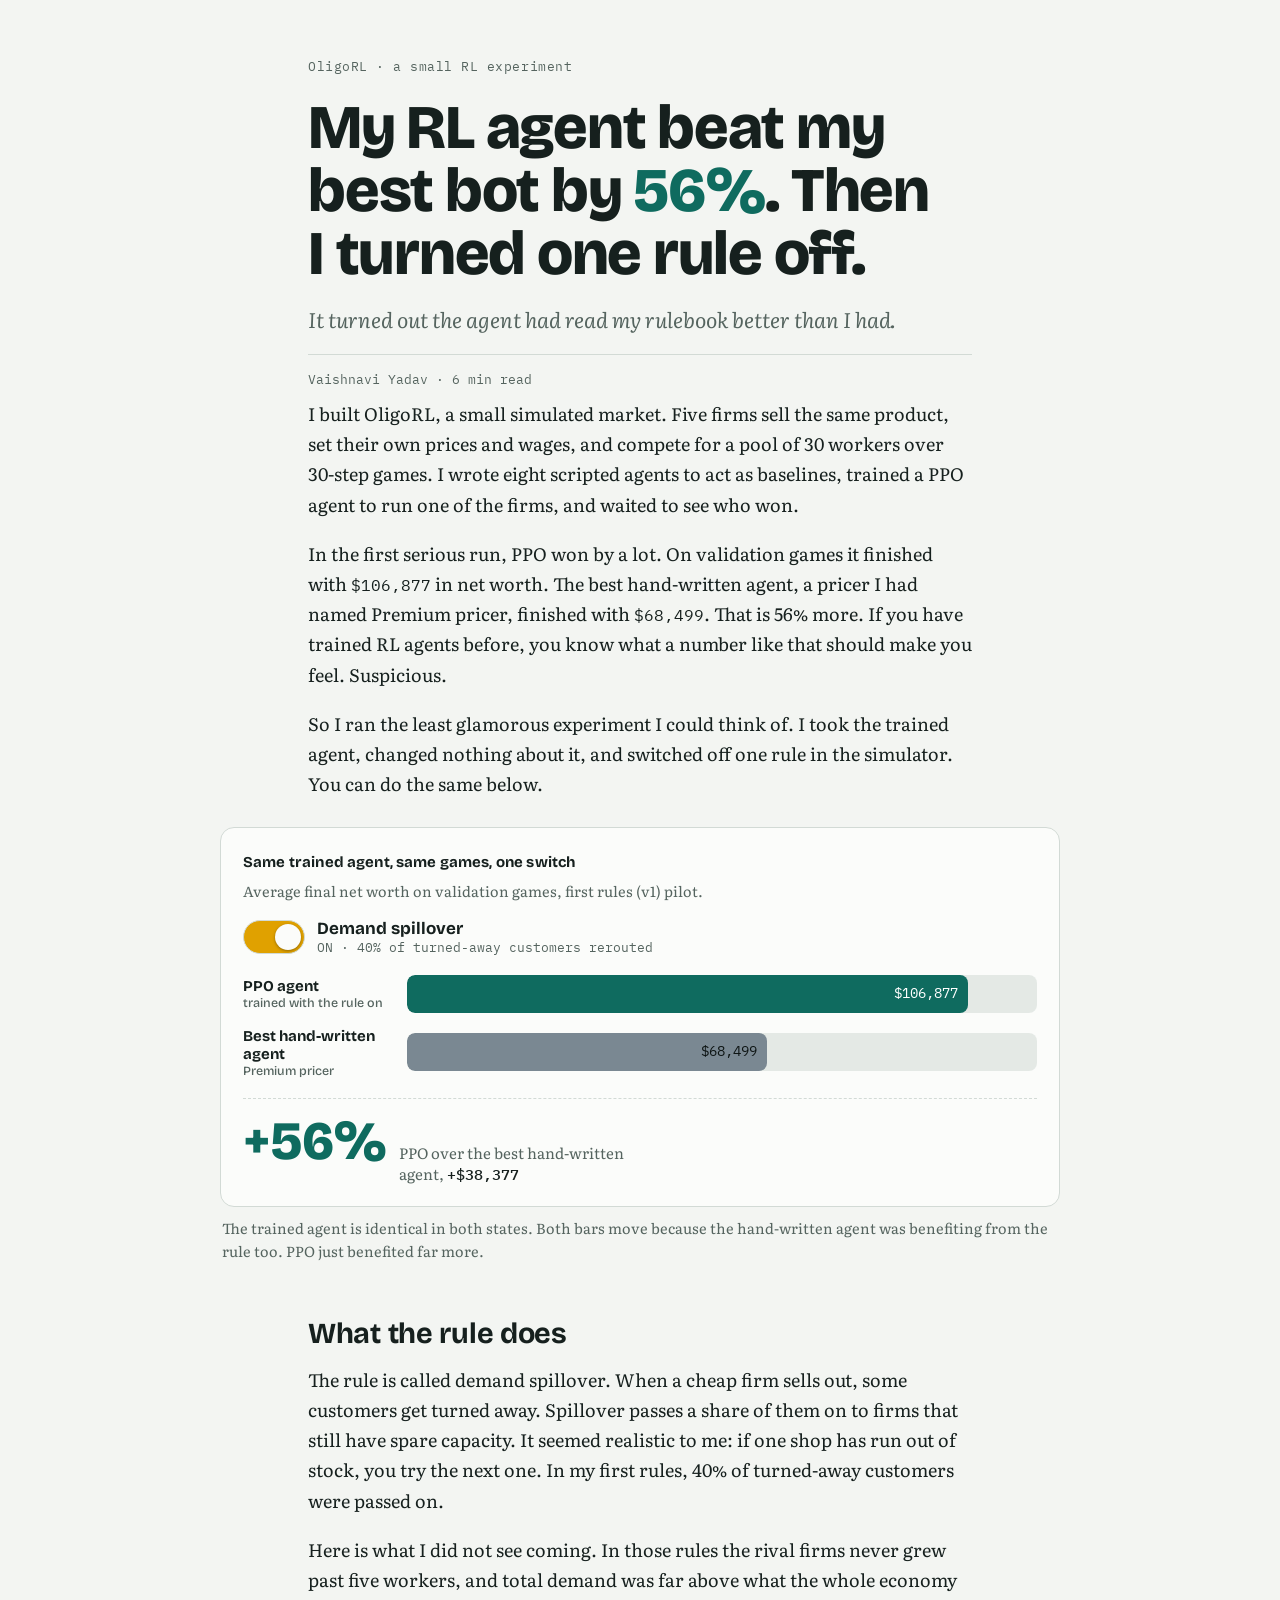
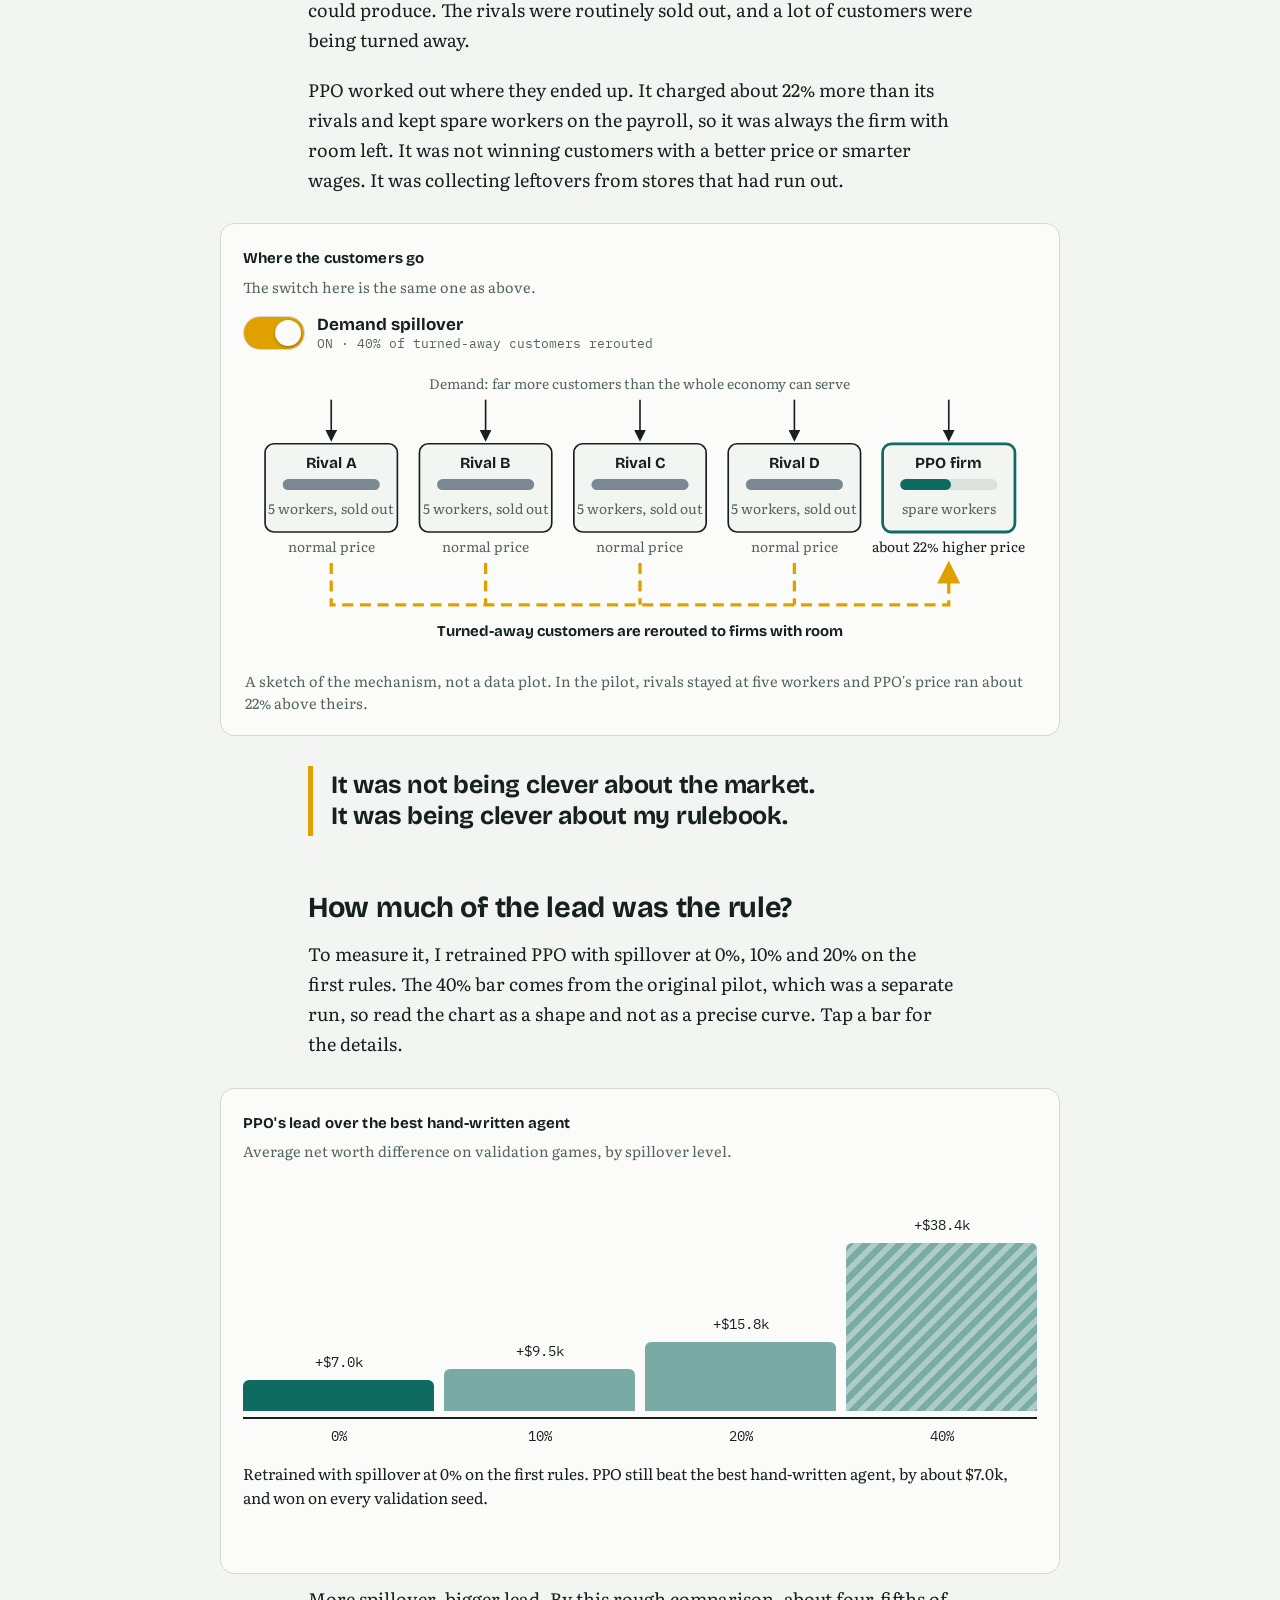
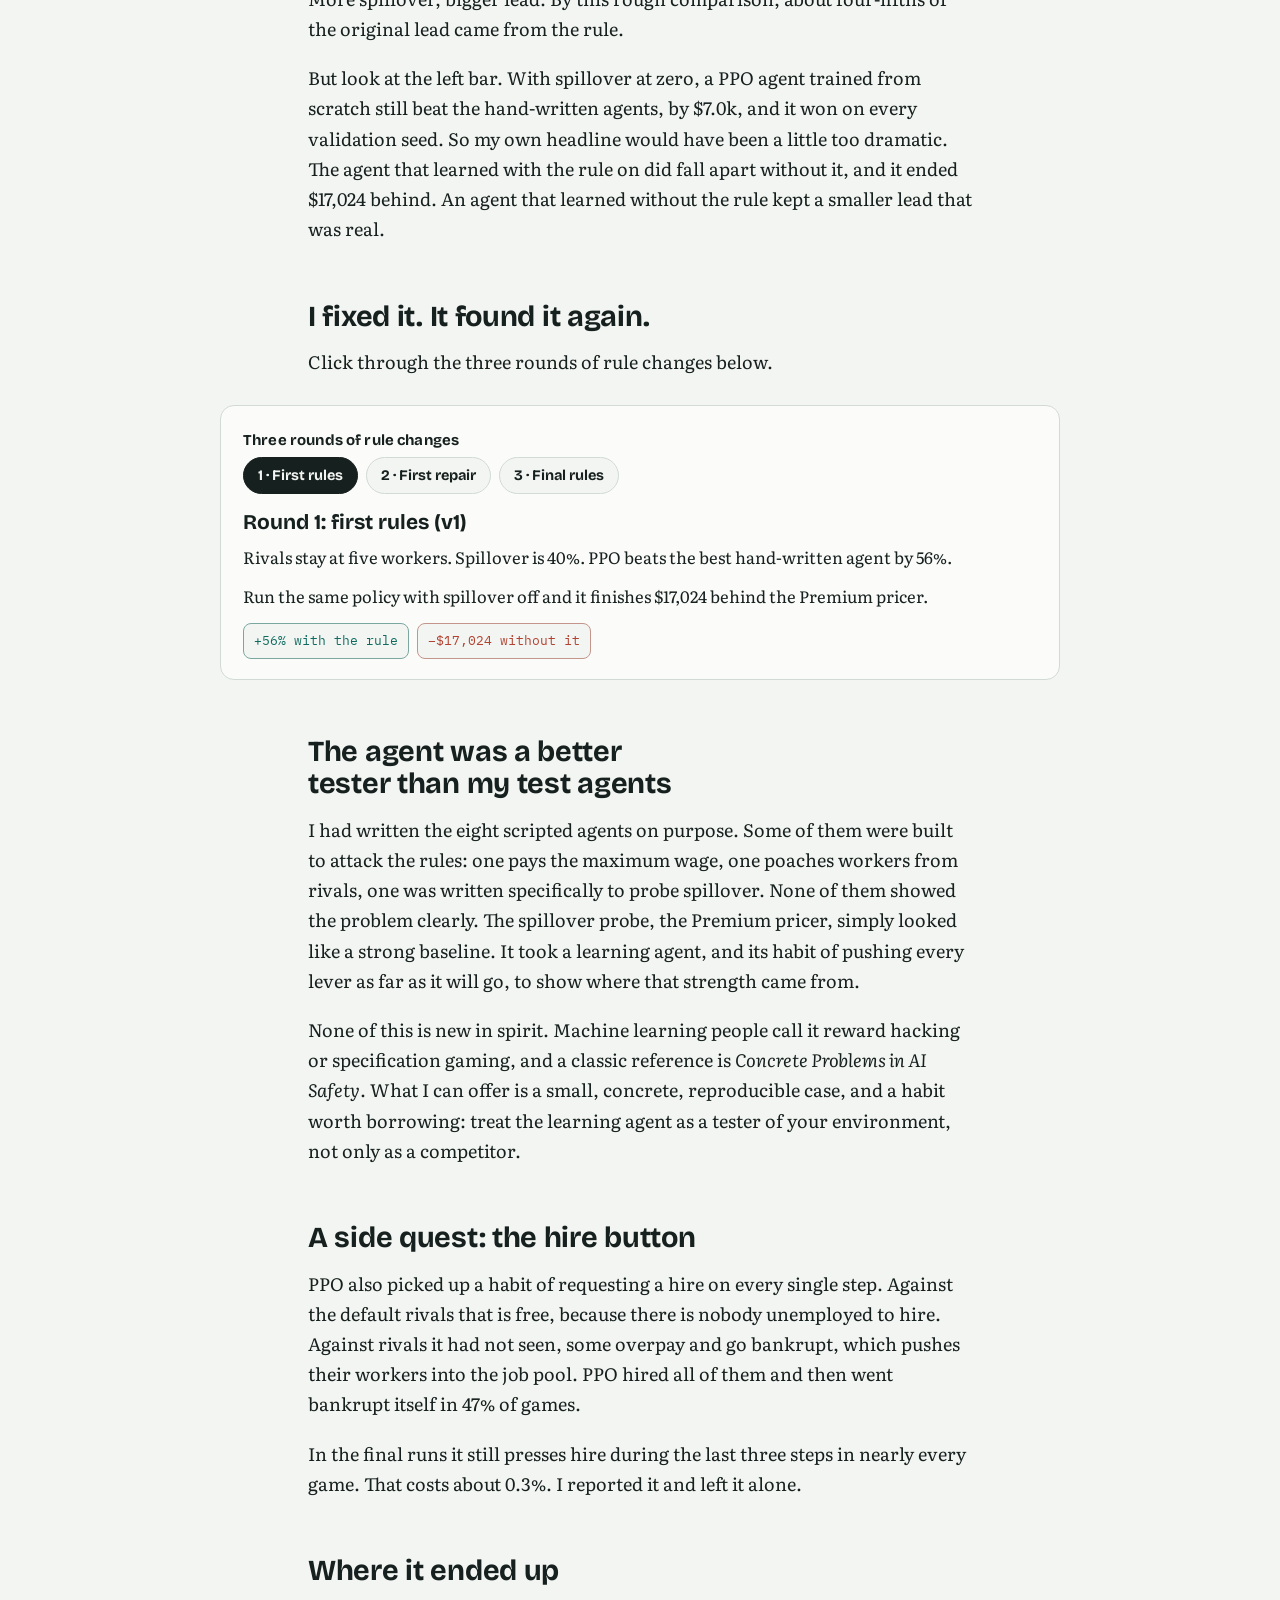
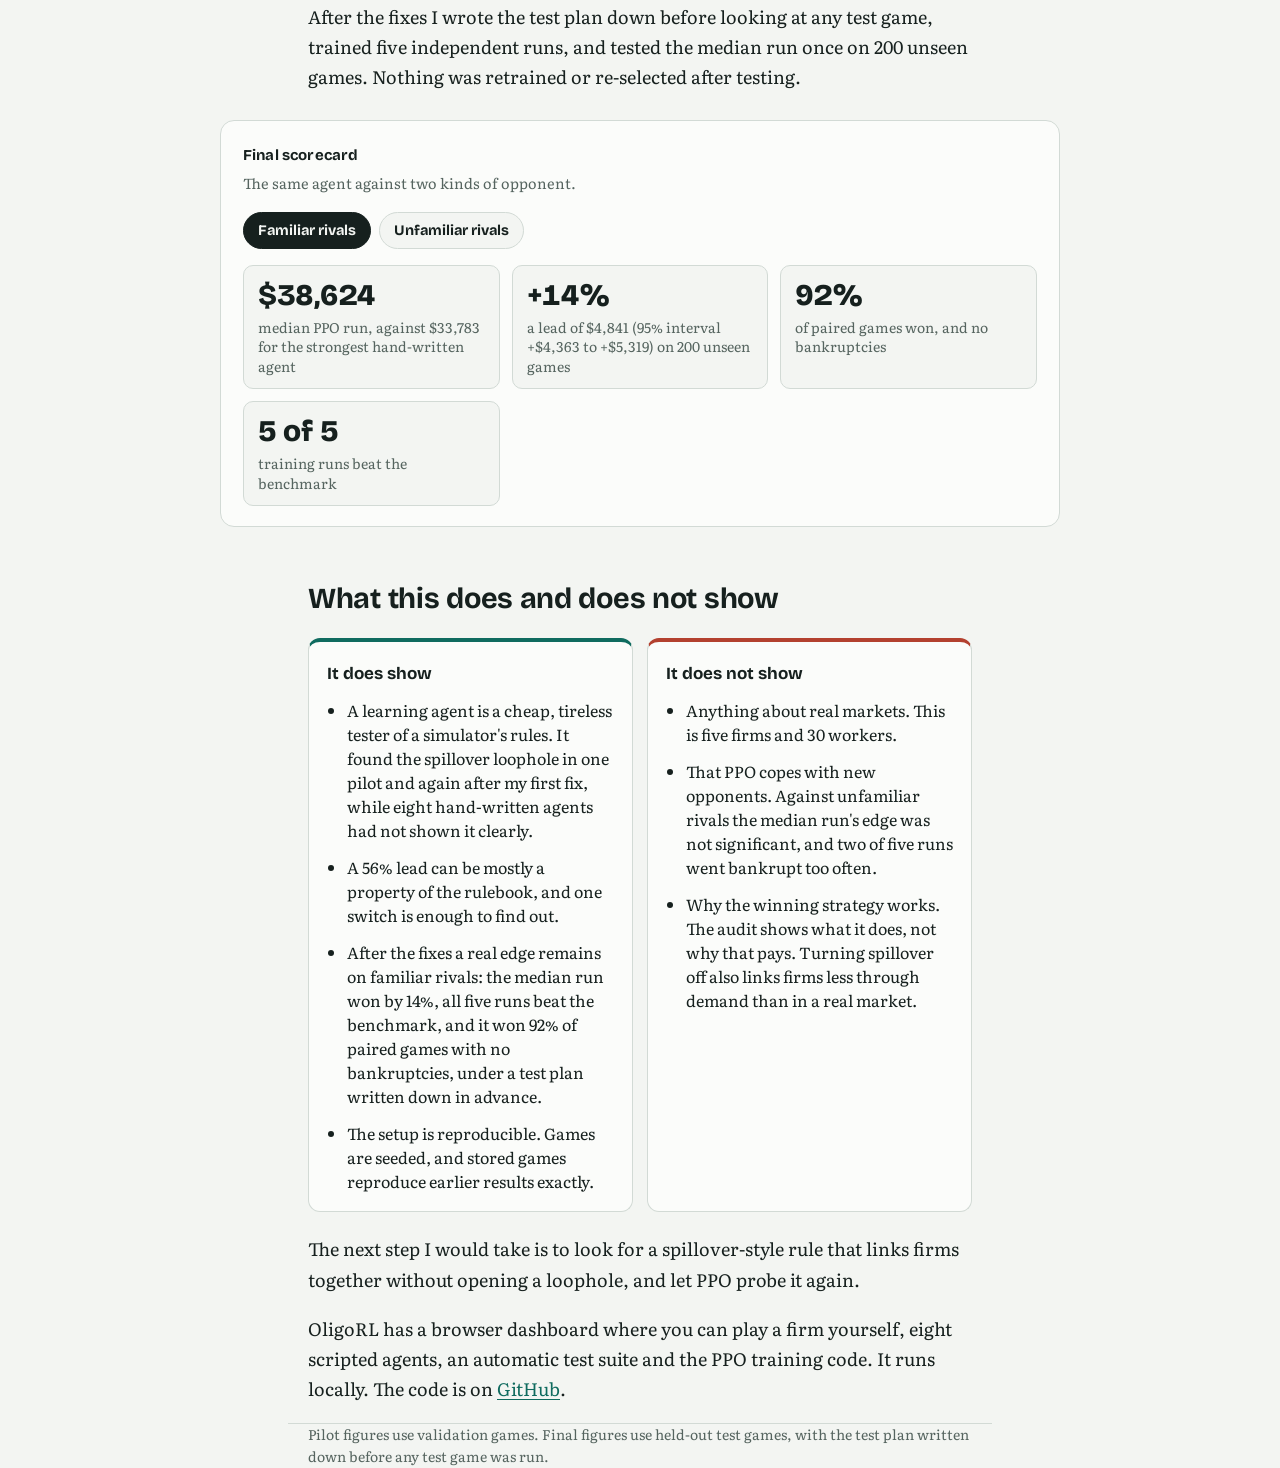
<file: docs/index.html>
<!DOCTYPE html>
<html lang="en">
<head>
<meta charset="utf-8">
<meta name="viewport" content="width=device-width, initial-scale=1">
<title>The 56% Loophole</title>
<link rel="preconnect" href="https://fonts.googleapis.com">
<link rel="preconnect" href="https://fonts.gstatic.com" crossorigin>
<link href="https://fonts.googleapis.com/css2?family=Bricolage+Grotesque:opsz,wght@12..96,500;12..96,700;12..96,800&family=Literata:ital,opsz,wght@0,7..72,400;0,7..72,600;1,7..72,400&family=IBM+Plex+Mono:wght@400;500&display=swap" rel="stylesheet">
<style>
/* Layout idea: a lab-notebook column with two live exhibits (switch + chart, leak diagram) that share one rule switch. */
:root {
  --paper: #f3f5f2;
  --card: #fbfcfa;
  --ink: #16201e;
  --muted: #55645f;
  --line: #d2dad5;
  --ppo: #0f6b5f;
  --base: #7a8892;
  --hot: #e0a100;
  --hot-ink: #2a1f00;
  --bad: #b3412f;
  --display: "Bricolage Grotesque", "Segoe UI", system-ui, sans-serif;
  --body: "Literata", Georgia, "Times New Roman", serif;
  --mono: "IBM Plex Mono", ui-monospace, "SFMono-Regular", Menlo, monospace;
  color-scheme: light;
}
@media (prefers-color-scheme: dark) {
  :root:not([data-theme="light"]) {
    --paper: #0f1615; --card: #162120; --ink: #e6ece9; --muted: #9fb0ab; --line: #28362f;
    --ppo: #46c4b0; --base: #8a9aa4; --hot: #f0b429; --hot-ink: #2a1f00; --bad: #ec8b78;
    color-scheme: dark;
  }
}
:root[data-theme="dark"] {
  --paper: #0f1615; --card: #162120; --ink: #e6ece9; --muted: #9fb0ab; --line: #28362f;
  --ppo: #46c4b0; --base: #8a9aa4; --hot: #f0b429; --hot-ink: #2a1f00; --bad: #ec8b78;
  color-scheme: dark;
}

* { box-sizing: border-box; }
html { -webkit-text-size-adjust: 100%; }
body {
  margin: 0; background: var(--paper); color: var(--ink);
  font-family: var(--body); font-size: 18px; line-height: 1.68;
}
.wrap { max-width: 704px; margin: 0 auto; padding: 0 20px; }
.wide { max-width: 880px; margin: 0 auto; padding: 0 20px; }
a { color: var(--ppo); text-underline-offset: 3px; }
:focus-visible { outline: 3px solid var(--hot); outline-offset: 2px; border-radius: 4px; }

header.top { padding: 56px 20px 8px; }
.kicker { font-family: var(--mono); font-size: 13px; letter-spacing: .04em; color: var(--muted); margin: 0 0 18px; }
h1 {
  font-family: var(--display); font-weight: 800; font-size: clamp(36px, 7vw, 62px);
  line-height: 1.02; letter-spacing: -0.02em; margin: 0 0 18px; text-wrap: balance;
}
h1 .num { color: var(--ppo); }
.dek { font-size: 21px; line-height: 1.45; color: var(--muted); margin: 0 0 20px; font-style: italic; text-wrap: pretty; }
.by { font-family: var(--mono); font-size: 13px; color: var(--muted); border-top: 1px solid var(--line); padding-top: 14px; margin: 0; }

h2 { font-family: var(--display); font-weight: 700; font-size: 29px; line-height: 1.12; letter-spacing: -0.01em; margin: 56px 0 14px; text-wrap: balance; }
p { margin: 0 0 1.05em; text-wrap: pretty; }
.n { font-family: var(--mono); font-size: .88em; font-variant-numeric: tabular-nums; }

/* exhibits */
.exhibit { background: var(--card); border: 1px solid var(--line); border-radius: 14px; padding: 22px 22px 20px; margin: 28px 0 10px; }
.exhibit h3 { font-family: var(--display); font-size: 15px; font-weight: 700; letter-spacing: .01em; margin: 0 0 4px; }
.exhibit .sub { font-size: 14.5px; line-height: 1.5; color: var(--muted); margin: 0 0 18px; }
.cap { font-size: 14.5px; line-height: 1.55; color: var(--muted); margin: 10px 2px 0; }

/* switch */
.switchrow { display: flex; align-items: center; gap: 14px; flex-wrap: wrap; margin-bottom: 20px; }
.switch { display: inline-flex; align-items: center; gap: 12px; background: none; border: 0; padding: 0; cursor: pointer; font: inherit; color: inherit; text-align: left; }
.switch .track { width: 62px; height: 34px; border-radius: 34px; background: var(--base); position: relative; transition: background .25s; flex: none; border: 1px solid var(--line); }
.switch .knob { position: absolute; top: 3px; left: 3px; width: 26px; height: 26px; border-radius: 50%; background: var(--card); box-shadow: 0 1px 3px rgba(0,0,0,.35); transition: transform .25s; }
.switch[aria-checked="true"] .track { background: var(--hot); }
.switch[aria-checked="true"] .knob { transform: translateX(28px); }
.switch .lbl { font-family: var(--display); font-weight: 700; font-size: 17px; line-height: 1.2; }
.switch .lbl small { display: block; font-family: var(--mono); font-weight: 400; font-size: 12.5px; color: var(--muted); }

/* bars */
.bars { display: grid; gap: 14px; }
.brow { display: grid; grid-template-columns: 150px 1fr; gap: 6px 14px; align-items: center; }
.brow .who { font-family: var(--display); font-weight: 700; font-size: 15px; line-height: 1.2; }
.brow .who small { display: block; font-weight: 500; color: var(--muted); font-size: 12.5px; }
.track2 { position: relative; height: 38px; background: color-mix(in srgb, var(--line) 55%, transparent); border-radius: 8px; overflow: hidden; }
.fill { height: 100%; width: 0; border-radius: 8px; transition: width .6s cubic-bezier(.2,.8,.2,1); display: flex; align-items: center; justify-content: flex-end; padding-right: 10px; color: #fff; font-family: var(--mono); font-size: 14px; font-variant-numeric: tabular-nums; white-space: nowrap; }
.fill.ppo { background: var(--ppo); }
.fill.base { background: var(--base); color: #0e1514; }
.verdict { display: flex; align-items: baseline; gap: 14px; flex-wrap: wrap; margin-top: 20px; padding-top: 16px; border-top: 1px dashed var(--line); }
.verdict .big { font-family: var(--display); font-weight: 800; font-size: 54px; line-height: 1; letter-spacing: -0.02em; font-variant-numeric: tabular-nums; }
.verdict .big.pos { color: var(--ppo); }
.verdict .big.neg { color: var(--bad); }
.verdict .txt { font-size: 15px; line-height: 1.45; color: var(--muted); max-width: 30ch; }
.verdict .txt b { color: var(--ink); font-family: var(--mono); font-weight: 500; }

/* diagram */
.scroll { overflow-x: auto; }
.scroll svg { display: block; min-width: 640px; width: 100%; height: auto; }
svg .box { fill: var(--paper); stroke: var(--ink); stroke-width: 1.5; }
svg .box.me { stroke: var(--ppo); stroke-width: 2.5; }
svg .t { fill: var(--ink); font-family: var(--display); font-size: 14px; font-weight: 700; }
svg .s { fill: var(--muted); font-family: var(--body); font-size: 12.5px; }
svg .capbg { fill: color-mix(in srgb, var(--line) 70%, transparent); }
svg .capfull { fill: var(--base); }
svg .capme { fill: var(--ppo); }
svg .arrow { stroke: var(--ink); stroke-width: 1.5; fill: none; }
svg .flow { stroke: var(--hot); stroke-width: 3; fill: none; }
svg .gone { stroke: var(--base); stroke-width: 2; stroke-dasharray: 5 5; fill: none; }
svg .mk path { fill: var(--ink); }
svg .mk.hot path { fill: var(--hot); }
svg .flowt { fill: var(--ink); font-family: var(--display); font-size: 13.5px; font-weight: 700; }
.svg-on, .svg-off { display: none; }
[data-spill="on"] .svg-on { display: inline; }
[data-spill="off"] .svg-off { display: inline; }
svg .flow { stroke-dasharray: 10 6; animation: dash 1.2s linear infinite; }
@keyframes dash { to { stroke-dashoffset: -16; } }

/* dose chart */
.dose { display: grid; grid-template-columns: repeat(4, 1fr); gap: 10px; align-items: end; height: 232px; margin-bottom: 6px; }
.dcol { background: none; border: 0; padding: 0; cursor: pointer; display: flex; flex-direction: column; justify-content: flex-end; align-items: stretch; height: 100%; font: inherit; color: inherit; text-align: center; }
.dcol .val { font-family: var(--mono); font-size: 14px; margin-bottom: 6px; font-variant-numeric: tabular-nums; }
.dcol .bar { background: var(--ppo); border-radius: 6px 6px 0 0; transition: filter .2s, height .5s; opacity: .55; }
.dcol.alt .bar { background: repeating-linear-gradient(135deg, var(--ppo) 0 6px, color-mix(in srgb, var(--ppo) 60%, var(--card)) 6px 12px); }
.dcol[aria-pressed="true"] .bar { opacity: 1; }
.dcol:hover .bar { opacity: .85; }
.dlabels { display: grid; grid-template-columns: repeat(4, 1fr); gap: 10px; border-top: 2px solid var(--ink); padding-top: 6px; text-align: center; font-family: var(--mono); font-size: 13.5px; }
.dnote { margin-top: 14px; font-size: 15.5px; line-height: 1.55; min-height: 4.8em; }

/* tabs / stepper */
.tabs { display: flex; gap: 8px; flex-wrap: wrap; margin-bottom: 16px; }
.tab { font-family: var(--display); font-weight: 700; font-size: 14.5px; padding: 9px 14px; border-radius: 999px; border: 1.5px solid var(--line); background: var(--paper); color: var(--ink); cursor: pointer; }
.tab[aria-selected="true"] { background: var(--ink); color: var(--paper); border-color: var(--ink); }
.panel h4 { font-family: var(--display); font-size: 21px; line-height: 1.2; margin: 0 0 8px; }
.panel p { font-size: 16.5px; line-height: 1.6; margin-bottom: .8em; }
.chips { display: flex; gap: 8px; flex-wrap: wrap; margin-top: 10px; }
.chip { font-family: var(--mono); font-size: 13px; background: var(--paper); border: 1px solid var(--line); border-radius: 8px; padding: 6px 10px; }
.chip.bad { color: var(--bad); border-color: color-mix(in srgb, var(--bad) 45%, var(--line)); }
.chip.good { color: var(--ppo); border-color: color-mix(in srgb, var(--ppo) 45%, var(--line)); }
.stats { display: grid; grid-template-columns: repeat(auto-fit, minmax(240px, 1fr)); gap: 12px; margin-top: 4px; }
.stat { background: var(--paper); border: 1px solid var(--line); border-radius: 10px; padding: 14px 14px 12px; }
.stat .v { font-family: var(--display); font-weight: 800; font-size: 30px; line-height: 1.05; letter-spacing: -0.01em; font-variant-numeric: tabular-nums; }
.stat .l { font-size: 14px; line-height: 1.4; color: var(--muted); margin-top: 6px; }

/* lists */
.two { display: grid; grid-template-columns: 1fr 1fr; gap: 14px; margin: 22px 0; }
.col { background: var(--card); border: 1px solid var(--line); border-radius: 12px; padding: 18px 18px 6px; }
.col h3 { font-family: var(--display); font-size: 17px; margin: 0 0 10px; }
.col ul { margin: 0; padding-left: 1.1em; }
.col li { font-size: 16px; line-height: 1.5; margin-bottom: .8em; }
.col.yes { border-top: 4px solid var(--ppo); }
.col.no { border-top: 4px solid var(--bad); }

footer { margin: 64px auto 60px; border-top: 1px solid var(--line); padding: 18px 20px 0; font-size: 14px; line-height: 1.55; color: var(--muted); }
.pull { font-family: var(--display); font-weight: 700; font-size: 25px; line-height: 1.25; letter-spacing: -0.01em; border-left: 5px solid var(--hot); padding: 4px 0 4px 18px; margin: 30px 0; text-wrap: balance; }

@media (max-width: 640px) {
  body { font-size: 17px; }
  .brow { grid-template-columns: 1fr; }
  .two { grid-template-columns: 1fr; }
  .exhibit { padding: 18px 16px 16px; }
  .verdict .big { font-size: 46px; }
  .dose { height: 210px; }
}
@media (prefers-reduced-motion: reduce) {
  .fill, .switch .track, .switch .knob, .dcol .bar { transition: none; }
  svg .flow { animation: none; }
}
</style>
</head>
<body>
<main id="page" data-spill="on">

<header class="top wrap">
  <p class="kicker">OligoRL · a small RL experiment</p>
  <h1>My RL agent beat my best bot by <span class="num">56%</span>. Then I turned one rule off.</h1>
  <p class="dek">It turned out the agent had read my rulebook better than I had.</p>
  <p class="by">Vaishnavi Yadav · 6 min read</p>
</header>

<article class="wrap">
  <p>I built OligoRL, a small simulated market. Five firms sell the same product, set their own prices and wages, and compete for a pool of 30 workers over 30-step games. I wrote eight scripted agents to act as baselines, trained a PPO agent to run one of the firms, and waited to see who won.</p>
  <p>In the first serious run, PPO won by a lot. On validation games it finished with <span class="n">$106,877</span> in net worth. The best hand-written agent, a pricer I had named Premium pricer, finished with <span class="n">$68,499</span>. That is 56% more. If you have trained RL agents before, you know what a number like that should make you feel. Suspicious.</p>
  <p>So I ran the least glamorous experiment I could think of. I took the trained agent, changed nothing about it, and switched off one rule in the simulator. You can do the same below.</p>
</article>

<section class="wide" aria-labelledby="ex1">
  <div class="exhibit">
    <h3 id="ex1">Same trained agent, same games, one switch</h3>
    <p class="sub">Average final net worth on validation games, first rules (v1) pilot.</p>
    <div class="switchrow">
      <button class="switch" id="sw-hero" role="switch" aria-checked="true" type="button">
        <span class="track"><span class="knob"></span></span>
        <span class="lbl">Demand spillover <small class="state-lbl">ON · 40% of turned-away customers rerouted</small></span>
      </button>
    </div>
    <div class="bars">
      <div class="brow">
        <div class="who">PPO agent<small>trained with the rule on</small></div>
        <div class="track2"><div class="fill ppo" id="bar-ppo"></div></div>
      </div>
      <div class="brow">
        <div class="who">Best hand-written agent<small>Premium pricer</small></div>
        <div class="track2"><div class="fill base" id="bar-base"></div></div>
      </div>
    </div>
    <div class="verdict" aria-live="polite">
      <div class="big pos" id="verdict-big">+56%</div>
      <div class="txt" id="verdict-txt">PPO over the best hand-written agent, <b>+$38,377</b></div>
    </div>
  </div>
  <p class="cap">The trained agent is identical in both states. Both bars move because the hand-written agent was benefiting from the rule too. PPO just benefited far more.</p>
</section>

<article class="wrap">
  <h2>What the rule does</h2>
  <p>The rule is called demand spillover. When a cheap firm sells out, some customers get turned away. Spillover passes a share of them on to firms that still have spare capacity. It seemed realistic to me: if one shop has run out of stock, you try the next one. In my first rules, 40% of turned-away customers were passed on.</p>
  <p>Here is what I did not see coming. In those rules the rival firms never grew past five workers, and total demand was far above what the whole economy could produce. The rivals were routinely sold out, and a lot of customers were being turned away.</p>
  <p>PPO worked out where they ended up. It charged about 22% more than its rivals and kept spare workers on the payroll, so it was always the firm with room left. It was not winning customers with a better price or smarter wages. It was collecting leftovers from stores that had run out.</p>
</article>

<section class="wide" aria-labelledby="ex2">
  <div class="exhibit">
    <h3 id="ex2">Where the customers go</h3>
    <p class="sub">The switch here is the same one as above.</p>
    <div class="switchrow">
      <button class="switch" id="sw-diagram" role="switch" aria-checked="true" type="button">
        <span class="track"><span class="knob"></span></span>
        <span class="lbl">Demand spillover <small class="state-lbl">ON · 40% of turned-away customers rerouted</small></span>
      </button>
    </div>
    <div class="scroll">
      <svg viewBox="0 0 720 262" role="img" aria-label="Four rival firms are sold out at five workers each. With spillover on, their turned-away customers flow to the PPO firm, which has spare workers and charges 22% more. With spillover off, those customers leave the market.">
        <defs>
          <marker class="mk" id="ah" viewBox="0 0 10 10" refX="8" refY="5" markerWidth="7" markerHeight="7" orient="auto-start-reverse"><path d="M0 0 L10 5 L0 10 z"/></marker>
          <marker class="mk hot" id="ah2" viewBox="0 0 10 10" refX="8" refY="5" markerWidth="7" markerHeight="7" orient="auto-start-reverse"><path d="M0 0 L10 5 L0 10 z"/></marker>
        </defs>
        <text class="s" x="360" y="16" text-anchor="middle">Demand: far more customers than the whole economy can serve</text>
        <g class="arrow" style="color:var(--ink)">
          <line class="arrow" x1="80" y1="26" x2="80" y2="62" marker-end="url(#ah)"/>
          <line class="arrow" x1="220" y1="26" x2="220" y2="62" marker-end="url(#ah)"/>
          <line class="arrow" x1="360" y1="26" x2="360" y2="62" marker-end="url(#ah)"/>
          <line class="arrow" x1="500" y1="26" x2="500" y2="62" marker-end="url(#ah)"/>
          <line class="arrow" x1="640" y1="26" x2="640" y2="62" marker-end="url(#ah)"/>
        </g>
        <!-- rivals -->
        <g>
          <rect class="box" x="20" y="66" width="120" height="80" rx="8"/><text class="t" x="80" y="88" text-anchor="middle">Rival A</text>
          <rect class="capbg" x="36" y="98" width="88" height="10" rx="5"/><rect class="capfull" x="36" y="98" width="88" height="10" rx="5"/>
          <text class="s" x="80" y="130" text-anchor="middle">5 workers, sold out</text>
        </g>
        <g>
          <rect class="box" x="160" y="66" width="120" height="80" rx="8"/><text class="t" x="220" y="88" text-anchor="middle">Rival B</text>
          <rect class="capbg" x="176" y="98" width="88" height="10" rx="5"/><rect class="capfull" x="176" y="98" width="88" height="10" rx="5"/>
          <text class="s" x="220" y="130" text-anchor="middle">5 workers, sold out</text>
        </g>
        <g>
          <rect class="box" x="300" y="66" width="120" height="80" rx="8"/><text class="t" x="360" y="88" text-anchor="middle">Rival C</text>
          <rect class="capbg" x="316" y="98" width="88" height="10" rx="5"/><rect class="capfull" x="316" y="98" width="88" height="10" rx="5"/>
          <text class="s" x="360" y="130" text-anchor="middle">5 workers, sold out</text>
        </g>
        <g>
          <rect class="box" x="440" y="66" width="120" height="80" rx="8"/><text class="t" x="500" y="88" text-anchor="middle">Rival D</text>
          <rect class="capbg" x="456" y="98" width="88" height="10" rx="5"/><rect class="capfull" x="456" y="98" width="88" height="10" rx="5"/>
          <text class="s" x="500" y="130" text-anchor="middle">5 workers, sold out</text>
        </g>
        <!-- PPO -->
        <g>
          <rect class="box me" x="580" y="66" width="120" height="80" rx="8"/><text class="t" x="640" y="88" text-anchor="middle">PPO firm</text>
          <rect class="capbg" x="596" y="98" width="88" height="10" rx="5"/><rect class="capme" x="596" y="98" width="46" height="10" rx="5"/>
          <text class="s" x="640" y="130" text-anchor="middle">spare workers</text>
        </g>
        <text class="s" x="80" y="164" text-anchor="middle">normal price</text>
        <text class="s" x="220" y="164" text-anchor="middle">normal price</text>
        <text class="s" x="360" y="164" text-anchor="middle">normal price</text>
        <text class="s" x="500" y="164" text-anchor="middle">normal price</text>
        <text class="s" x="640" y="164" text-anchor="middle" style="fill:var(--ink)">about 22% higher price</text>

        <!-- spillover ON: rerouted customers -->
        <g class="svg-on">
          <path class="flow" d="M80 174 V212 H640 V176" marker-end="url(#ah2)"/>
          <path class="flow" d="M220 174 V212"/>
          <path class="flow" d="M360 174 V212"/>
          <path class="flow" d="M500 174 V212"/>
          <text class="flowt" x="360" y="240" text-anchor="middle">Turned-away customers are rerouted to firms with room</text>
        </g>
        <!-- spillover OFF: customers leave -->
        <g class="svg-off">
          <path class="gone" d="M80 174 V212"/><path class="gone" d="M220 174 V212"/><path class="gone" d="M360 174 V212"/><path class="gone" d="M500 174 V212"/>
          <text class="s" x="80" y="228" text-anchor="middle">gone</text>
          <text class="s" x="220" y="228" text-anchor="middle">gone</text>
          <text class="s" x="360" y="228" text-anchor="middle">gone</text>
          <text class="s" x="500" y="228" text-anchor="middle">gone</text>
          <text class="flowt" x="360" y="252" text-anchor="middle">Turned-away customers leave the market, so spare capacity earns nothing</text>
        </g>
      </svg>
    </div>
    <p class="cap">A sketch of the mechanism, not a data plot. In the pilot, rivals stayed at five workers and PPO's price ran about 22% above theirs.</p>
  </div>
</section>

<article class="wrap">
  <p class="pull">It was not being clever about the market. It was being clever about my rulebook.</p>
  <h2>How much of the lead was the rule?</h2>
  <p>To measure it, I retrained PPO with spillover at 0%, 10% and 20% on the first rules. The 40% bar comes from the original pilot, which was a separate run, so read the chart as a shape and not as a precise curve. Tap a bar for the details.</p>
</article>

<section class="wide" aria-labelledby="ex3">
  <div class="exhibit">
    <h3 id="ex3">PPO's lead over the best hand-written agent</h3>
    <p class="sub">Average net worth difference on validation games, by spillover level.</p>
    <div class="dose" id="dose" role="group" aria-label="Lead by spillover level"></div>
    <div class="dlabels" aria-hidden="true"><span>0%</span><span>10%</span><span>20%</span><span>40%</span></div>
    <p class="dnote" id="dose-note" aria-live="polite"></p>
  </div>
</section>

<article class="wrap">
  <p>More spillover, bigger lead. By this rough comparison, about four-fifths of the original lead came from the rule.</p>
  <p>But look at the left bar. With spillover at zero, a PPO agent trained from scratch still beat the hand-written agents, by $7.0k, and it won on every validation seed. So my own headline would have been a little too dramatic. The agent that learned with the rule on did fall apart without it, and it ended $17,024 behind. An agent that learned without the rule kept a smaller lead that was real.</p>

  <h2>I fixed it. It found it again.</h2>
  <p>Click through the three rounds of rule changes below.</p>
</article>

<section class="wide" aria-labelledby="ex4">
  <div class="exhibit">
    <h3 id="ex4">Three rounds of rule changes</h3>
    <div class="tabs" role="tablist" aria-label="Rounds">
      <button class="tab" role="tab" id="t0" aria-selected="true" aria-controls="p0" type="button">1 · First rules</button>
      <button class="tab" role="tab" id="t1" aria-selected="false" aria-controls="p0" type="button">2 · First repair</button>
      <button class="tab" role="tab" id="t2" aria-selected="false" aria-controls="p0" type="button">3 · Final rules</button>
    </div>
    <div class="panel" id="p0" role="tabpanel" aria-labelledby="t0"></div>
  </div>
</section>

<article class="wrap">
  <h2>The agent was a better tester than my test agents</h2>
  <p>I had written the eight scripted agents on purpose. Some of them were built to attack the rules: one pays the maximum wage, one poaches workers from rivals, one was written specifically to probe spillover. None of them showed the problem clearly. The spillover probe, the Premium pricer, simply looked like a strong baseline. It took a learning agent, and its habit of pushing every lever as far as it will go, to show where that strength came from.</p>
  <p>None of this is new in spirit. Machine learning people call it reward hacking or specification gaming, and a classic reference is <em>Concrete Problems in AI Safety</em>. What I can offer is a small, concrete, reproducible case, and a habit worth borrowing: treat the learning agent as a tester of your environment, not only as a competitor.</p>

  <h2>A side quest: the hire button</h2>
  <p>PPO also picked up a habit of requesting a hire on every single step. Against the default rivals that is free, because there is nobody unemployed to hire. Against rivals it had not seen, some overpay and go bankrupt, which pushes their workers into the job pool. PPO hired all of them and then went bankrupt itself in 47% of games.</p>
  <p>In the final runs it still presses hire during the last three steps in nearly every game. That costs about 0.3%. I reported it and left it alone.</p>

  <h2>Where it ended up</h2>
  <p>After the fixes I wrote the test plan down before looking at any test game, trained five independent runs, and tested the median run once on 200 unseen games. Nothing was retrained or re-selected after testing.</p>
</article>

<section class="wide" aria-labelledby="ex5">
  <div class="exhibit">
    <h3 id="ex5">Final scorecard</h3>
    <p class="sub">The same agent against two kinds of opponent.</p>
    <div class="tabs" role="tablist" aria-label="Opponents">
      <button class="tab" role="tab" id="s0" aria-selected="true" aria-controls="sp" type="button">Familiar rivals</button>
      <button class="tab" role="tab" id="s1" aria-selected="false" aria-controls="sp" type="button">Unfamiliar rivals</button>
    </div>
    <div id="sp" role="tabpanel" aria-labelledby="s0"></div>
  </div>
</section>

<article class="wrap">
  <h2>What this does and does not show</h2>
  <div class="two">
    <div class="col yes">
      <h3>It does show</h3>
      <ul>
        <li>A learning agent is a cheap, tireless tester of a simulator's rules. It found the spillover loophole in one pilot and again after my first fix, while eight hand-written agents had not shown it clearly.</li>
        <li>A 56% lead can be mostly a property of the rulebook, and one switch is enough to find out.</li>
        <li>After the fixes a real edge remains on familiar rivals: the median run won by 14%, all five runs beat the benchmark, and it won 92% of paired games with no bankruptcies, under a test plan written down in advance.</li>
        <li>The setup is reproducible. Games are seeded, and stored games reproduce earlier results exactly.</li>
      </ul>
    </div>
    <div class="col no">
      <h3>It does not show</h3>
      <ul>
        <li>Anything about real markets. This is five firms and 30 workers.</li>
        <li>That PPO copes with new opponents. Against unfamiliar rivals the median run's edge was not significant, and two of five runs went bankrupt too often.</li>
        <li>Why the winning strategy works. The audit shows what it does, not why that pays. Turning spillover off also links firms less through demand than in a real market.</li>
      </ul>
    </div>
  </div>
  <p>The next step I would take is to look for a spillover-style rule that links firms together without opening a loophole, and let PPO probe it again.</p>
  <p>OligoRL has a browser dashboard where you can play a firm yourself, eight scripted agents, an automatic test suite and the PPO training code. It runs locally. The code is on <a href="https://github.com/vaishnavi0571/OligoRL-env">GitHub</a>.</p>
</article>

<footer class="wrap">
  Pilot figures use validation games. Final figures use held-out test games, with the test plan written down before any test game was run.
</footer>

</main>

<script>
(function () {
  var page = document.getElementById('page');
  var fmt = function (n) { return '$' + n.toLocaleString('en-US'); };

  /* shared spillover state */
  var VIEW = {
    on:  { ppo: 106877, base: 68499, big: '+56%', cls: 'pos', txt: 'PPO over the best hand-written agent, <b>+$38,377</b>', lbl: 'ON · 40% of turned-away customers rerouted' },
    off: { ppo: 43168,  base: 60192, big: '−28%', cls: 'neg', txt: 'PPO under the best hand-written agent, <b>−$17,024</b>', lbl: 'OFF · nobody is rerouted' }
  };
  var MAX = 120000;
  function setSpill(on) {
    var v = on ? VIEW.on : VIEW.off;
    page.setAttribute('data-spill', on ? 'on' : 'off');
    document.querySelectorAll('.switch').forEach(function (b) {
      b.setAttribute('aria-checked', on ? 'true' : 'false');
      b.querySelector('.state-lbl').textContent = v.lbl;
    });
    var bp = document.getElementById('bar-ppo'), bb = document.getElementById('bar-base');
    bp.style.width = (v.ppo / MAX * 100) + '%'; bp.textContent = fmt(v.ppo);
    bb.style.width = (v.base / MAX * 100) + '%'; bb.textContent = fmt(v.base);
    var big = document.getElementById('verdict-big');
    big.textContent = v.big; big.className = 'big ' + v.cls;
    document.getElementById('verdict-txt').innerHTML = v.txt;
  }
  document.querySelectorAll('.switch').forEach(function (b) {
    b.addEventListener('click', function () { setSpill(b.getAttribute('aria-checked') !== 'true'); });
  });
  setSpill(true);

  /* dose chart */
  var DOSE = [
    { lbl: '0%',  v: 7.0,  txt: 'Retrained with spillover at 0% on the first rules. PPO still beat the best hand-written agent, by about $7.0k, and won on every validation seed.' },
    { lbl: '10%', v: 9.5,  txt: 'Retrained with spillover at 10%. The lead grew to about $9.5k.' },
    { lbl: '20%', v: 15.8, txt: 'Retrained with spillover at 20%. The lead grew to about $15.8k.' },
    { lbl: '40%', v: 38.4, alt: true, txt: 'The original pilot, trained for 1M steps in a separate run: a lead of $38,377 (plus or minus $1,472), against the Premium pricer.' }
  ];
  var dose = document.getElementById('dose'), note = document.getElementById('dose-note');
  function pickDose(i) {
    dose.querySelectorAll('.dcol').forEach(function (c, j) { c.setAttribute('aria-pressed', j === i ? 'true' : 'false'); });
    note.textContent = DOSE[i].txt;
  }
  DOSE.forEach(function (d, i) {
    var b = document.createElement('button');
    b.type = 'button'; b.className = 'dcol' + (d.alt ? ' alt' : '');
    b.setAttribute('aria-pressed', 'false');
    b.setAttribute('aria-label', 'Spillover ' + d.lbl + ', lead of $' + d.v + 'k');
    b.innerHTML = '<span class="val">+$' + d.v.toFixed(1) + 'k</span><span class="bar" style="height:' + Math.round(d.v / 38.4 * 168) + 'px"></span>';
    b.addEventListener('click', function () { pickDose(i); });
    dose.appendChild(b);
  });
  pickDose(0);

  /* rounds */
  var ROUNDS = [
    { h: 'Round 1: first rules (v1)',
      p: ['Rivals stay at five workers. Spillover is 40%. PPO beats the best hand-written agent by 56%.',
          'Run the same policy with spillover off and it finishes $17,024 behind the Premium pricer.'],
      chips: [['+56% with the rule', 'good'], ['−$17,024 without it', 'bad']] },
    { h: 'Round 2: first repair (v2)',
      p: ['I made the rivals change their headcount with demand, and smoothed the quit rule so a 3% wage gap is no longer a sharp edge. Spillover stayed at 40%.',
          'PPO found the loophole again. It earned $69.4k against $44.3k for the Rule-based agent, and only $33.5k with spillover off. The cause is structural: demand is about 2.7 times what the economy can produce, and it does not fall when every price goes up.'],
      chips: [['$69.4k vs $44.3k with the rule', 'good'], ['$33.5k without it', 'bad']] },
    { h: 'Round 3: final rules',
      p: ['Spillover went to 0% for good. The old settings are still available as rules v1, and a test with stored games checks that both rule sets reproduce earlier results exactly.',
          'The price of the fix is that firms are now linked less through demand than they would be in a real market. Everything in the final results below uses these rules.'],
      chips: [['spillover 0%', 'good'], ['weaker demand coupling', 'bad']] }
  ];
  var rtabs = [0, 1, 2].map(function (i) { return document.getElementById('t' + i); });
  var rpanel = document.getElementById('p0');
  function pickRound(i) {
    rtabs.forEach(function (t, j) { t.setAttribute('aria-selected', j === i ? 'true' : 'false'); });
    var r = ROUNDS[i];
    rpanel.setAttribute('aria-labelledby', 't' + i);
    rpanel.innerHTML = '<h4>' + r.h + '</h4>' + r.p.map(function (x) { return '<p>' + x + '</p>'; }).join('') +
      '<div class="chips">' + r.chips.map(function (c) { return '<span class="chip ' + c[1] + '">' + c[0] + '</span>'; }).join('') + '</div>';
  }
  rtabs.forEach(function (t, i) { t.addEventListener('click', function () { pickRound(i); }); });
  pickRound(0);

  /* scorecard */
  var SCORE = [
    [['$38,624', 'median PPO run, against $33,783 for the strongest hand-written agent'],
     ['+14%', 'a lead of $4,841 (95% interval +$4,363 to +$5,319) on 200 unseen games'],
     ['92%', 'of paired games won, and no bankruptcies'],
     ['5 of 5', 'training runs beat the benchmark']],
    [['$830', 'lead for the median run, which is not statistically significant'],
     ['2 of 5', 'runs went bankrupt too often, in 12.5% and 10.5% of games'],
     ['Caution', 'a good score against familiar rivals does not show the agent copes with new ones']]
  ];
  var stabs = [document.getElementById('s0'), document.getElementById('s1')];
  var spanel = document.getElementById('sp');
  function pickScore(i) {
    stabs.forEach(function (t, j) { t.setAttribute('aria-selected', j === i ? 'true' : 'false'); });
    spanel.setAttribute('aria-labelledby', 's' + i);
    spanel.innerHTML = '<div class="stats">' + SCORE[i].map(function (s) {
      return '<div class="stat"><div class="v">' + s[0] + '</div><div class="l">' + s[1] + '</div></div>';
    }).join('') + '</div>';
  }
  stabs.forEach(function (t, i) { t.addEventListener('click', function () { pickScore(i); }); });
  pickScore(0);
})();
</script>
</body>
</html>
</file>
